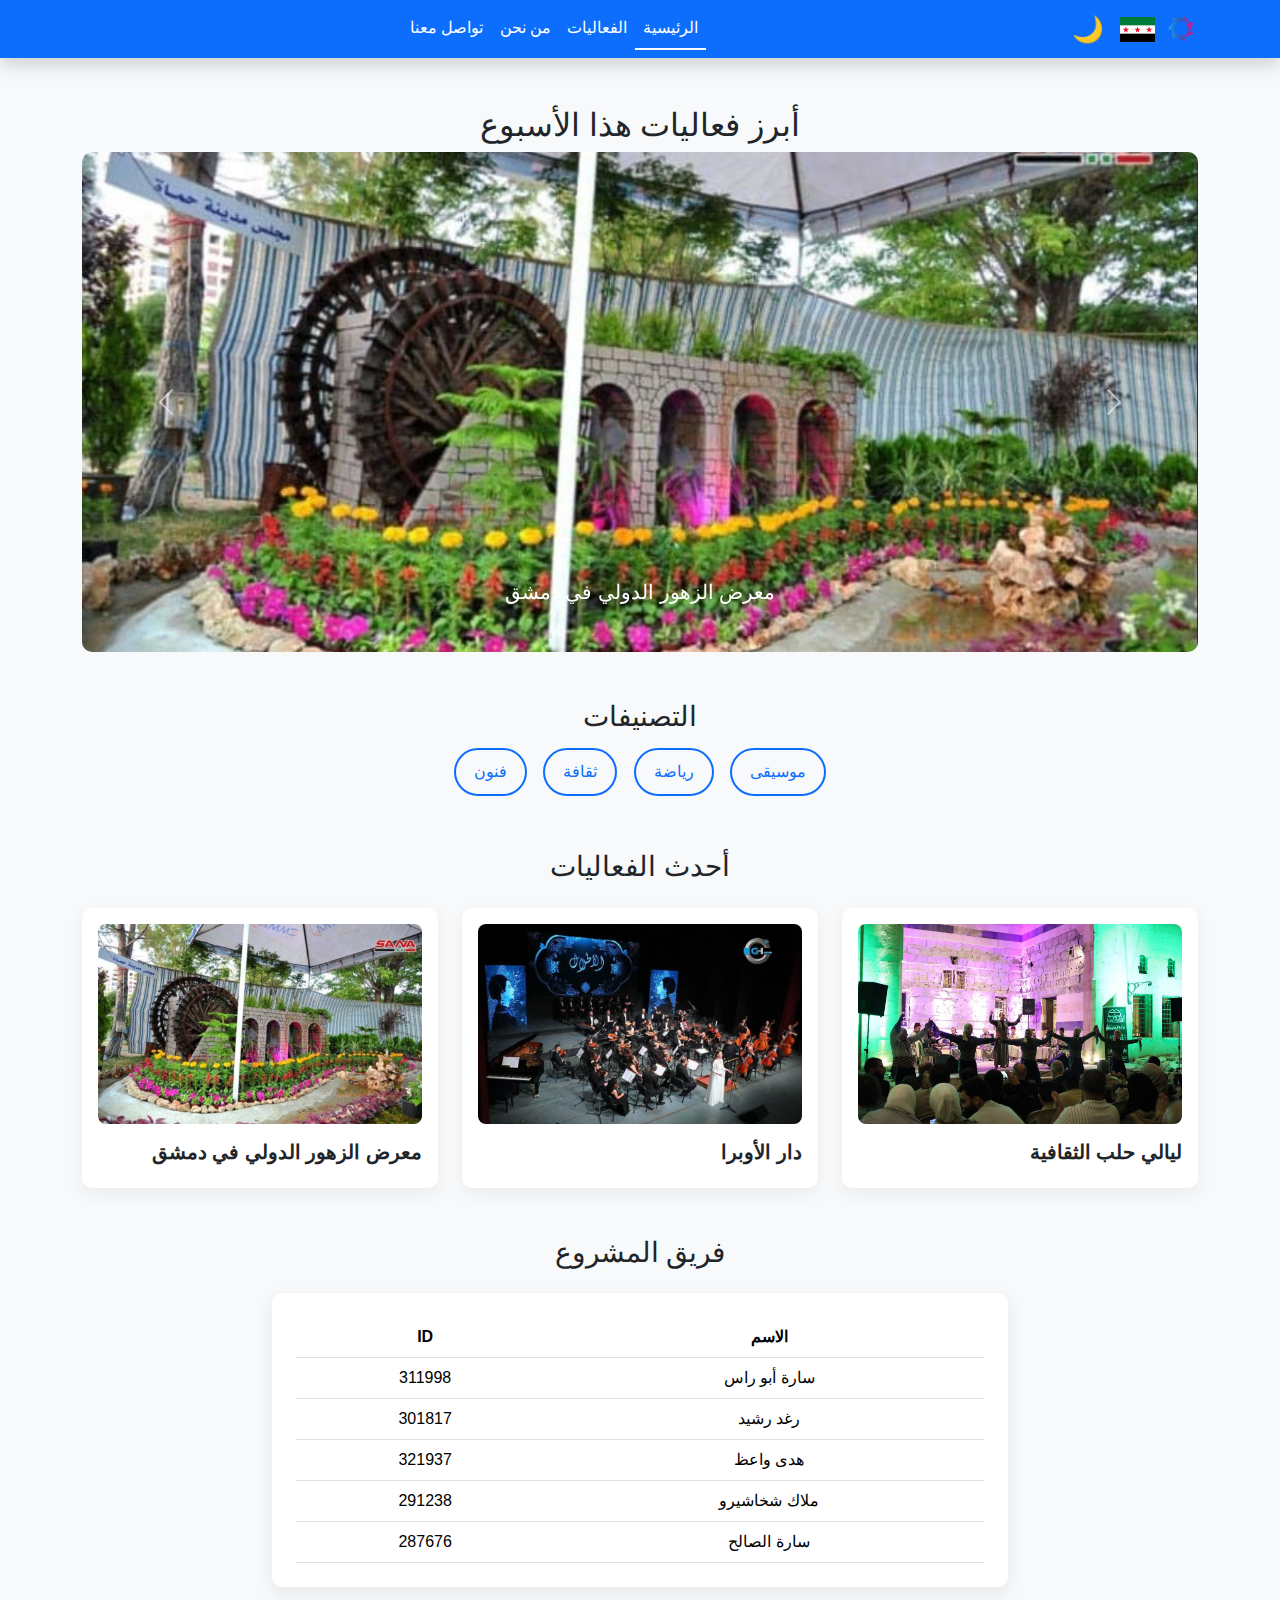
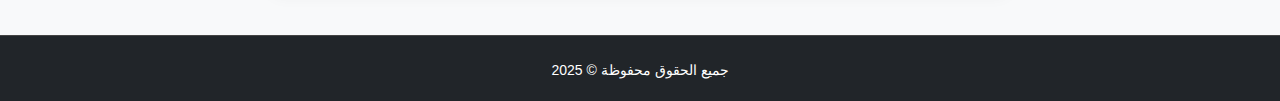
<file: index.html>
<!DOCTYPE html>
<html lang="ar">
<head>
  <meta charset="utf-8" />
  <meta name="viewport" content="width=device-width, initial-scale=1" />
  <title>الرئيسية | CityEvents</title>

  <link href="https://cdn.jsdelivr.net/npm/bootstrap@5.3.3/dist/css/bootstrap.min.css" rel="stylesheet">
  <link rel="stylesheet" href="assets/css/styles.css">
</head>

<body class="light-mode">

  <!-- ===== HEADER ===== -->
  <header class="navbar navbar-expand-lg navbar-dark bg-primary shadow">
    <div class="container d-flex align-items-center justify-content-between">

      <!-- Logo + Flag -->
      <div class="logo-wrapper d-flex align-items-center gap-2">
        <img id="siteLogo" src="assets/Images/logo.png" alt="logo">
        <img id="langFlag" src="assets/Images/syria.png" alt="flag" style="cursor:pointer;">
      </div>

      <!-- Theme Button + Toggle -->
      <div class="d-flex align-items-center gap-3">
        <button id="themeToggle" class="theme-btn" style="color:silver;">🌙</button>
        <button class="navbar-toggler" type="button" data-bs-toggle="collapse" data-bs-target="#mainNav">
          <span class="navbar-toggler-icon"></span>
        </button>
      </div>

      <!-- Navigation -->
      <div class="collapse navbar-collapse justify-content-center" id="mainNav">
        <ul class="navbar-nav text-center">
          <li class="nav-item">
            <a class="nav-link active" href="#" data-en="Home" data-ar="الرئيسية">الرئيسية</a>
          </li>
          <li class="nav-item">
            <a class="nav-link" href="events.html" data-en="Events" data-ar="الفعاليات">الفعاليات</a>
          </li>
          <li class="nav-item">
            <a class="nav-link" href="about.html" data-en="About" data-ar="من نحن">من نحن</a>
          </li>
          <li class="nav-item">
            <a class="nav-link" href="contact.html" data-en="Contact" data-ar="تواصل معنا">تواصل معنا</a>
          </li>
        </ul>
      </div>
    </div>
  </header>

  <!-- ===== MAIN ===== -->
  <main class="container my-5">

    <!-- أبرز الفعاليات -->
    <section class="mb-5 text-center">
      <h2 data-en="Top events this week" data-ar="أبرز فعاليات هذا الأسبوع">
        أبرز فعاليات هذا الأسبوع
      </h2>

      <div id="carouselEvents" class="carousel slide" data-bs-ride="carousel">
        <div class="carousel-inner">
          <div class="carousel-item">
            <img src="assets/Images/alon1.jpg" class="d-block w-100" alt="">
            <div class="carousel-caption">
              <h5 data-en="Alondra Music Band" data-ar="فرقة ألوندرا الموسيقية">فرقة ألوندرا الموسيقية</h5>
            </div>
          </div>

          <div class="carousel-item">
            <img src="assets/Images/darj1.jpg" class="d-block w-100" alt="">
            <div class="carousel-caption">
              <h5 data-en="Darijha Band" data-ar="فرقة درجها">فرقة درجها</h5>
            </div>
          </div>

          <div class="carousel-item">
            <img src="assets/Images/aleppo1.jpg" class="d-block w-100" alt="">
            <div class="carousel-caption">
              <h5 data-en="Aleppo Cultural Nights" data-ar="ليالي حلب الثقافية">ليالي حلب الثقافية</h5>
            </div>
          </div>

          <div class="carousel-item active">
            <img src="assets/Images/zhor1.jpg" class="d-block w-100" alt="">
            <div class="carousel-caption">
              <h5 data-en="International Flower Fair in Damascus" data-ar="معرض الزهور الدولي في دمشق">
                معرض الزهور الدولي في دمشق
              </h5>
            </div>
          </div>
        </div>

        <button class="carousel-control-prev" type="button" data-bs-target="#carouselEvents" data-bs-slide="prev">
          <span class="carousel-control-prev-icon"></span>
        </button>

        <button class="carousel-control-next" type="button" data-bs-target="#carouselEvents" data-bs-slide="next">
          <span class="carousel-control-next-icon"></span>
        </button>
      </div>
    </section>

    <!-- التصنيفات -->
    <section class="text-center mb-5">
      <h3 data-en="Categories" data-ar="التصنيفات">التصنيفات</h3>

      <button class="badge-outline filter-btn" data-cat="music" data-en="Music" data-ar="موسيقى">🎵 موسيقى</button>
      <button class="badge-outline filter-btn" data-cat="sport" data-en="Sports" data-ar="رياضة">⚽ رياضة</button>
      <button class="badge-outline filter-btn" data-cat="culture" data-en="Culture" data-ar="ثقافة">🎭 ثقافة</button>
      <button class="badge-outline filter-btn" data-cat="art" data-en="Art" data-ar="فنون">🎨 فنون</button>
    </section>

    <!-- أحدث الفعاليات -->
    <section class="mb-5">
      <h3 class="text-center mb-4" data-en="Latest Events" data-ar="أحدث الفعاليات">
        أحدث الفعاليات
      </h3>
      <div class="row g-4" id="latestEvents"></div>
    </section>

    <!-- الفريق -->
    <section class="mb-5">
      <h3 class="text-center mb-4" data-en="Project Team" data-ar="فريق المشروع">
        فريق المشروع
      </h3>

      <div class="row justify-content-center">
        <div class="col-lg-8">
          <div class="team-card p-4">
            <table class="table text-center mb-0">
              <thead>
                <tr>
                  <th data-en="Name" data-ar="الاسم">الاسم</th>
                  <th data-en="ID" data-ar="ID">ID</th>
                </tr>
              </thead>
              <tbody>
                <tr><td data-en="Sarah Aboras" data-ar="سارة أبو راس">سارة أبو راس</td><td>311998</td></tr>
                <tr><td data-en="Raghad Rasheed" data-ar="رغد رشيد">رغد رشيد</td><td>301817</td></tr>
                <tr><td data-en="Huda Waez" data-ar="هدى واعظ">هدى واعظ</td><td>321937</td></tr>
                <tr><td data-en="Malak Shakhashiro" data-ar="ملاك شخاشيرو">ملاك شخاشيرو</td><td>291238</td></tr>
                <tr><td data-en="Sarah Alsaleh" data-ar="سارة الصالح">سارة الصالح</td><td>287676</td></tr>
              </tbody>
            </table>
          </div>
        </div>
      </div>
    </section>

  </main>

  <!-- ===== FOOTER ===== -->
  <footer class="bg-dark text-white pt-4 pb-3 text-center">
    <p class="mb-1" id="footer-text" data-en="© 2025 All rights reserved" data-ar="جميع الحقوق محفوظة © 2025">
      جميع الحقوق محفوظة © 2025
    </p>
  </footer>

  <!-- ===== SCRIPTS ===== -->
  <script src="https://cdn.jsdelivr.net/npm/bootstrap@5.3.3/dist/js/bootstrap.bundle.min.js"></script>
  <script src="assets/js/main.js"></script>

</body>
</html>
</file>
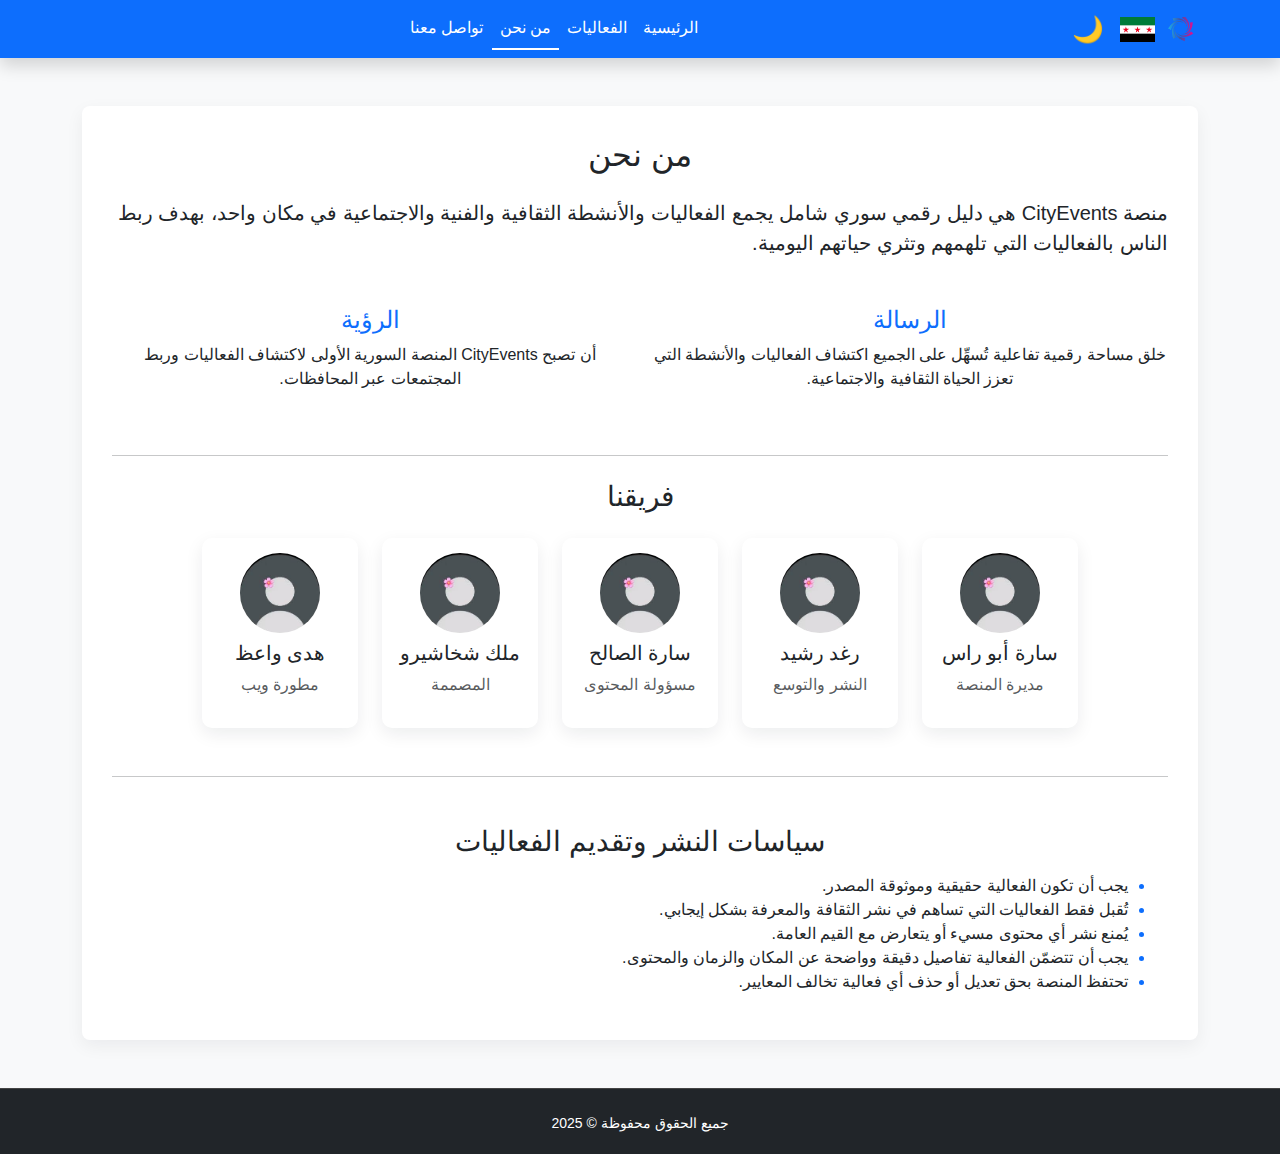
<file: about.html>
<!DOCTYPE html>
<html lang="ar">

<head>
  <meta charset="utf-8" />
  <meta name="viewport" content="width=device-width, initial-scale=1" />
  <title>عن الدليل | CityEvents</title>

  <!-- Bootstrap -->
  <link href="https://cdn.jsdelivr.net/npm/bootstrap@5.3.3/dist/css/bootstrap.min.css" rel="stylesheet">

  <!-- CSS -->
  <link rel="stylesheet" href="assets/css/styles.css">
</head>

<body>
  <!-- HEADER -->
  <header class="navbar navbar-expand-lg navbar-dark bg-primary shadow">
    <div class="container d-flex align-items-center justify-content-between">
      
      <!-- logo + flag -->
      <div class="logo-wrapper d-flex align-items-center gap-2">
        <img id="siteLogo" src="assets/Images/logo.png" alt="logo">
        <img id="langFlag" src="assets/Images/syria.png" alt="flag">
      </div>

      <!-- أزرار التحكم -->
      <div class="d-flex align-items-center gap-3">
        <!-- زر التبديل للوضع الليلي -->
        <button id="themeToggle" class="theme-btn">🌙</button>

        <!-- زر القائمة للهاتف -->
        <button class="navbar-toggler" type="button" data-bs-toggle="collapse" data-bs-target="#mainNav">
          <span class="navbar-toggler-icon"></span>
        </button>
      </div>

      <!-- Navigation -->
      <div class="collapse navbar-collapse justify-content-center" id="mainNav">
        <ul class="navbar-nav text-center">
          <li class="nav-item">
            <a class="nav-link" href="index.html" data-en="Home" data-ar="الرئيسية">الرئيسية</a>
          </li>
          <li class="nav-item">
            <a class="nav-link" href="events.html" data-en="Events" data-ar="الفعاليات">الفعاليات</a>
          </li>
          <li class="nav-item">
            <a class="nav-link active" href="#" data-en="About" data-ar="من نحن">من نحن</a>
          </li>
          <li class="nav-item">
            <a class="nav-link" href="contact.html" data-en="Contact" data-ar="تواصل معنا">تواصل معنا</a>
          </li>
        </ul>
      </div>
    </div>
  </header>

  <!-- MAIN -->
  <main class="container my-5">
    <div class="about-section">
      <h2 id="about-title" class="text-center mb-4">من نحن</h2>

      <p id="about-text" class="lead">
        منصة <strong>CityEvents</strong> هي دليل رقمي سوري شامل يجمع الفعاليات والأنشطة الثقافية والفنية والاجتماعية من مختلف المحافظات السورية في مكان واحد،
        وتهدف إلى تسليط الضوء على <strong>الحياة الثقافية في سوريا</strong> وإبراز جمال التنوع المحلي والإبداع السوري.
        كما تسعى المنصة إلى دعم المبادرات التي تُسهم في تنشيط المجتمع وتعزيز التواصل بين الأفراد عبر الفنون والمعرفة.
      </p>

      <div class="row text-center my-5">
        <div class="col-md-6">
          <h4 id="mission-title" class="text-primary mb-2">الرسالة</h4>
          <p id="mission-text">
            خلق مساحة رقمية تفاعلية تُسهِّل على الجميع اكتشاف الفعاليات والأنشطة في مختلف المدن السورية،
            وتشجع على المشاركة المجتمعية ونشر قيم التعاون والإبداع والانتماء الثقافي.
          </p>
        </div>

        <div class="col-md-6">
          <h4 id="vision-title" class="text-primary mb-2">الرؤية</h4>
          <p id="vision-text">
            أن تصبح <strong>CityEvents</strong> المنصة السورية الأولى لاكتشاف الفعاليات وربط المحافظات ببعضها ثقافيًا وفنيًا،
            والمساهمة في إبراز صورة حضارية نابضة بالحياة عن سوريا.
          </p>
        </div>
      </div>

      <hr class="my-4">

      <h3 class="text-center mb-4" id="team-title">فريقنا</h3>

      <div class="row g-4 text-center justify-content-center" id="team-section">
        <div class="col-md-2 col-sm-4">
          <div class="team-card">
            <img src="assets/Images/prof.jpg" alt="سارة">
            <h5 class="mt-2 member-name" data-ar="سارة أبو راس" data-en="Sarah Aboras">سارة أبو راس</h5>
            <p class="text-muted member-role" data-ar="مديرة المنصة" data-en="Platform Director">مديرة المنصة</p>
          </div>
        </div>

        <div class="col-md-2 col-sm-4">
          <div class="team-card">
            <img src="assets/Images/prof.jpg" alt="رغد">
            <h5 class="mt-2 member-name" data-ar="رغد رشيد" data-en="Raghad Rasheed">رغد رشيد</h5>
            <p class="text-muted member-role" data-ar="النشر والتوسع" data-en="Promotion & Outreach">النشر والتوسع</p>
          </div>
        </div>

        <div class="col-md-2 col-sm-4">
          <div class="team-card">
            <img src="assets/Images/prof.jpg" alt="سارة2">
            <h5 class="mt-2 member-name" data-ar="سارة الصالح" data-en="Sara Alsaleh">سارة الصالح</h5>
            <p class="text-muted member-role" data-ar="مسؤولة المحتوى" data-en="Content Manager">مسؤولة المحتوى</p>
          </div>
        </div>

        <div class="col-md-2 col-sm-4">
          <div class="team-card">
            <img src="assets/Images/prof.jpg" alt="ملك">
            <h5 class="mt-2 member-name" data-ar="ملك شخاشيرو" data-en="Malak Shkhachiro">ملك شخاشيرو</h5>
            <p class="text-muted member-role" data-ar="المصممة" data-en="Designer">المصممة</p>
          </div>
        </div>

        <div class="col-md-2 col-sm-4">
          <div class="team-card">
            <img src="assets/Images/prof.jpg" alt="هدى">
            <h5 class="mt-2 member-name" data-ar="هدى واعظ" data-en="Huda Waiz">هدى واعظ</h5>
            <p class="text-muted member-role" data-ar="مطورة ويب" data-en="Web Developer">مطورة ويب</p>
          </div>
        </div>
      </div>

      <hr class="my-5">

      <h3 class="text-center mb-3" id="policy-title">سياسات النشر وتقديم الفعاليات</h3>

      <ul class="policy-list" id="policy-list">
        <li>يجب أن تكون الفعالية حقيقية وموثوقة المصدر.</li>
        <li>تُقبل فقط الفعاليات التي تساهم في نشر الثقافة والمعرفة بشكل إيجابي.</li>
        <li>يُمنع نشر أي محتوى مسيء أو يتعارض مع القيم العامة.</li>
        <li>يجب أن تتضمّن الفعالية تفاصيل دقيقة وواضحة عن المكان والزمان والمحتوى.</li>
        <li>تحتفظ المنصة بحق تعديل أو حذف أي فعالية تخالف المعايير.</li>
      </ul>
    </div>
  </main>

  <!-- FOOTER -->
  <footer class="bg-dark text-white pt-4 pb-3">
    <div class="container text-center">
      <p class="mb-1" id="footer-text">جميع الحقوق محفوظة © 2025</p>
    </div>
  </footer>

  <!-- ===== SCRIPTS ===== -->
  <script src="https://cdn.jsdelivr.net/npm/bootstrap@5.3.3/dist/js/bootstrap.bundle.min.js"></script>
  <script src="assets/js/main.js"></script>
</body>

</html>
</file>
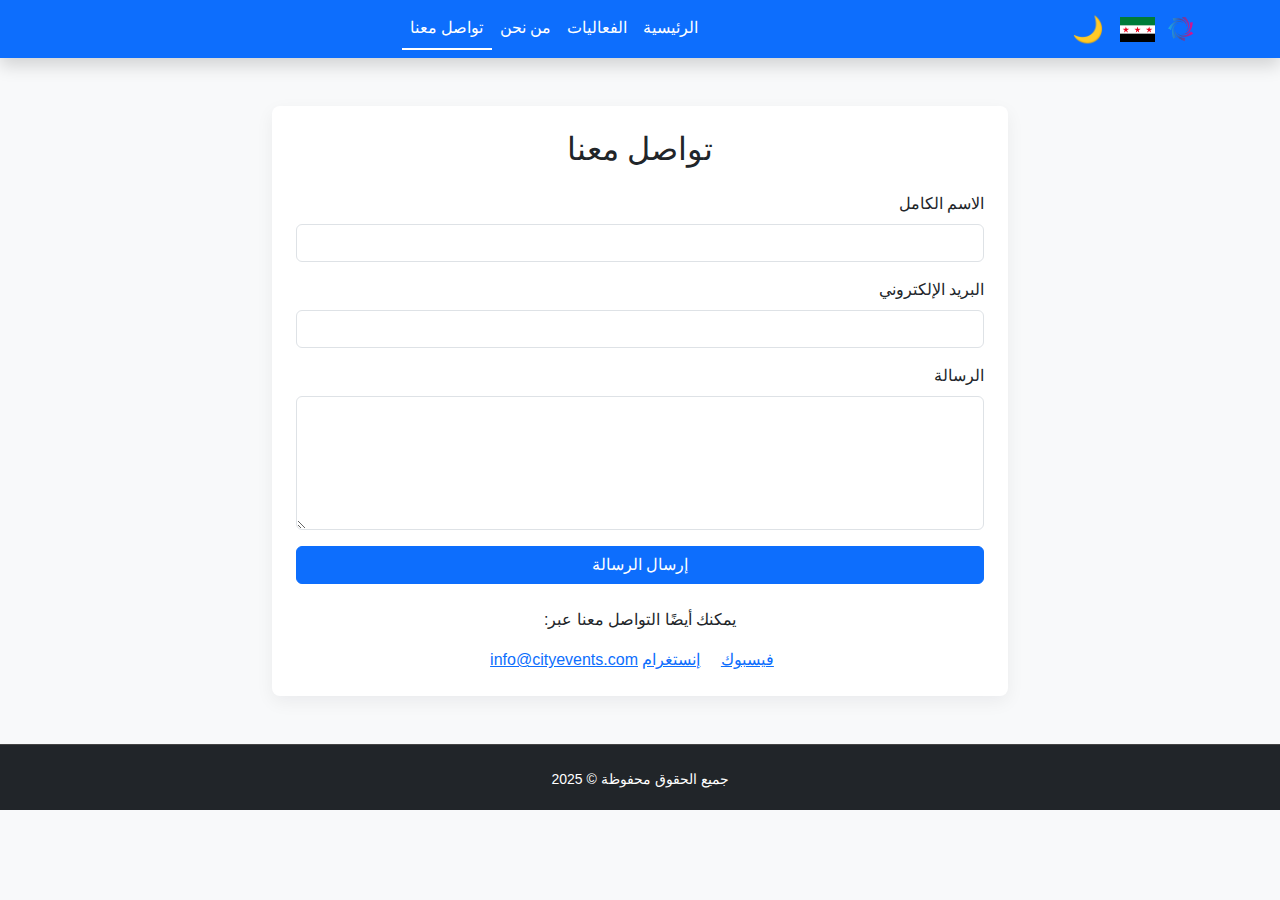
<file: contact.html>
<!DOCTYPE html>
<html lang="ar">

<head>
  <meta charset="utf-8" />
  <meta name="viewport" content="width=device-width, initial-scale=1" />
  <title>تواصل معنا | CityEvents</title>

  <!-- Bootstrap -->
  <link href="https://cdn.jsdelivr.net/npm/bootstrap@5.3.3/dist/css/bootstrap.min.css" rel="stylesheet">

  <!-- CSS -->
  <link rel="stylesheet" href="assets/css/styles.css">
</head>

<body>
  <!-- HEADER -->
  <header class="navbar navbar-expand-lg navbar-dark bg-primary shadow">
    <div class="container d-flex align-items-center justify-content-between">
      
      <!-- logo + flag -->
      <div class="logo-wrapper d-flex align-items-center gap-2">
        <img id="siteLogo" src="assets/Images/logo.png" alt="logo">
        <img id="langFlag" src="assets/Images/syria.png" alt="flag">
      </div>

      <!-- أزرار التحكم -->
      <div class="d-flex align-items-center gap-3">
        <!-- زر التبديل للوضع الليلي -->
        <button id="themeToggle" class="theme-btn">🌙</button>

        <!-- زر القائمة للهاتف -->
        <button class="navbar-toggler" type="button" data-bs-toggle="collapse" data-bs-target="#mainNav">
          <span class="navbar-toggler-icon"></span>
        </button>
      </div>

      <!-- Navigation -->
      <div class="collapse navbar-collapse justify-content-center" id="mainNav">
        <ul class="navbar-nav text-center">
          <li class="nav-item">
            <a class="nav-link" href="index.html" data-en="Home" data-ar="الرئيسية">الرئيسية</a>
          </li>
          <li class="nav-item">
            <a class="nav-link" href="events.html" data-en="Events" data-ar="الفعاليات">الفعاليات</a>
          </li>
          <li class="nav-item">
            <a class="nav-link" href="about.html" data-en="About" data-ar="من نحن">من نحن</a>
          </li>
          <li class="nav-item">
            <a class="nav-link active" href="#" data-en="Contact" data-ar="تواصل معنا">تواصل معنا</a>
          </li>
        </ul>
      </div>
    </div>
  </header>

  <!-- MAIN -->
  <main class="container my-5">
    <div class="row justify-content-center">
      <div class="col-lg-8 col-md-10">
        <div class="contact-card p-4">
          <h2 id="page-title" class="text-center mb-4">تواصل معنا</h2>
          <div id="alertContainer"></div>

          <form id="contactForm" novalidate>
            <div class="mb-3">
              <label for="name" id="lbl-name" class="form-label">الاسم الكامل</label>
              <input id="name" type="text" class="form-control" required>
            </div>

            <div class="mb-3">
              <label for="email" id="lbl-email" class="form-label">البريد الإلكتروني</label>
              <input id="email" type="email" class="form-control" required>
            </div>

            <div class="mb-3">
              <label for="message" id="lbl-message" class="form-label">الرسالة</label>
              <textarea id="message" rows="5" class="form-control" required></textarea>
            </div>

            <button id="submitBtn" class="btn btn-primary w-100" type="submit">إرسال الرسالة</button>
          </form>

          <div class="text-center mt-4">
            <p id="alt-contact">يمكنك أيضًا التواصل معنا عبر:</p>
            <a href="#" class="me-3 text-primary" data-en="Facebook" data-ar="فيسبوك">فيسبوك</a>
            <a href="#" class="me-3 text-primary" data-en="Instagram" data-ar="إنستغرام">إنستغرام</a>
            <a href="mailto:info@cityevents.com" class="text-primary">info@cityevents.com</a>
          </div>
        </div>
      </div>
    </div>
  </main>

  <!-- FOOTER -->
  <footer class="bg-dark text-white pt-4 pb-3">
    <div class="container text-center">
      <p class="mb-1" id="footer-text">جميع الحقوق محفوظة © 2025</p>
    </div>
  </footer>

 <!-- ===== SCRIPTS ===== -->
  <script src="https://cdn.jsdelivr.net/npm/bootstrap@5.3.3/dist/js/bootstrap.bundle.min.js"></script>
  <script src="assets/js/main.js"></script>
</body>

</html>
</file>
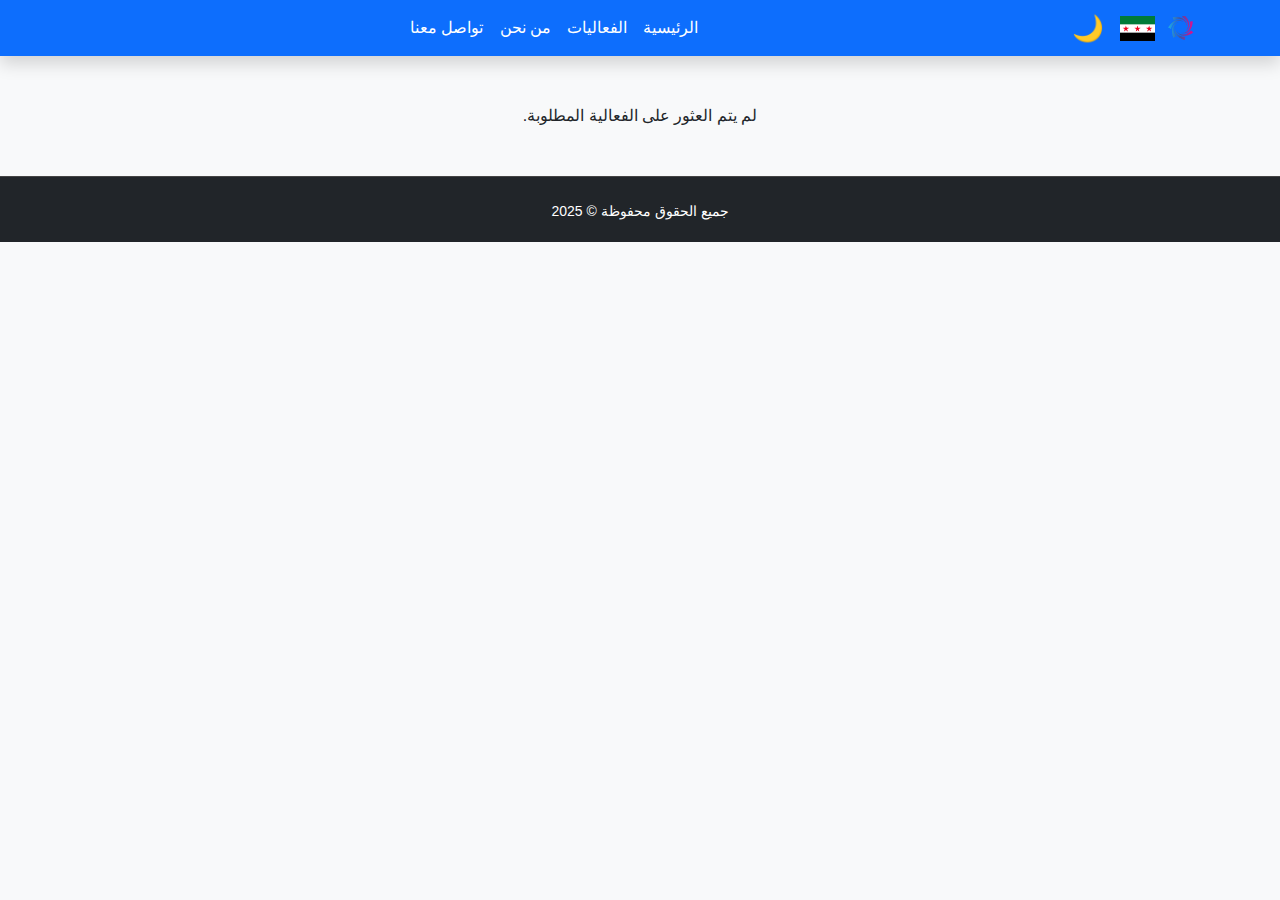
<file: event.html>
<!DOCTYPE html>
<html lang="ar">

<head>
  <meta charset="utf-8" />
  <meta name="viewport" content="width=device-width, initial-scale=1" />
  <title>تفاصيل الفعالية | CityEvents</title>

  <!-- Bootstrap -->
  <link href="https://cdn.jsdelivr.net/npm/bootstrap@5.3.3/dist/css/bootstrap.min.css" rel="stylesheet">

  <!-- CSS -->
  <link rel="stylesheet" href="assets/css/styles.css">
</head>

<body>
  <!-- HEADER -->
  <header class="navbar navbar-expand-lg navbar-dark bg-primary shadow">
    <div class="container d-flex align-items-center justify-content-between">

      <!-- Logo + Flag -->
      <div class="logo-wrapper d-flex align-items-center gap-2">
        <img id="siteLogo" src="assets/Images/logo.png" alt="logo" height="45">
        <img id="langFlag" src="assets/Images/syria.png" alt="flag" height="35" style="cursor:pointer;">
      </div>

      <!-- Controls -->
      <div class="d-flex align-items-center gap-3">
        <button id="themeToggle" class="theme-btn">🌙</button>
        <button class="navbar-toggler" type="button" data-bs-toggle="collapse" data-bs-target="#mainNav">
          <span class="navbar-toggler-icon"></span>
        </button>
      </div>

      <!-- Navigation -->
      <div class="collapse navbar-collapse justify-content-center" id="mainNav">
        <ul class="navbar-nav text-center">
          <li class="nav-item">
            <a class="nav-link" href="index.html" data-en="Home" data-ar="الرئيسية">الرئيسية</a>
          </li>
          <li class="nav-item">
            <a class="nav-link" href="events.html" data-en="Events" data-ar="الفعاليات">الفعاليات</a>
          </li>
          <li class="nav-item">
            <a class="nav-link" href="about.html" data-en="About" data-ar="من نحن">من نحن</a>
          </li>
          <li class="nav-item">
            <a class="nav-link" href="contact.html" data-en="Contact" data-ar="تواصل معنا">تواصل معنا</a>
          </li>
        </ul>
      </div>
    </div>
  </header>

  <!-- MAIN -->
  <main class="container my-5" id="eventDetails"></main>

  <!-- FOOTER -->
  <footer class="bg-dark text-white pt-4 pb-3 text-center">
    <p class="mb-1" id="footer-text" data-en="© 2025 All rights reserved"
      data-ar="جميع الحقوق محفوظة © 2025">جميع الحقوق محفوظة © 2025</p>
  </footer>

  <!-- ===== SCRIPTS ===== -->
  <script src="https://cdn.jsdelivr.net/npm/bootstrap@5.3.3/dist/js/bootstrap.bundle.min.js"></script>
  <script src="assets/js/main.js"></script>

</body>
</html>
</file>
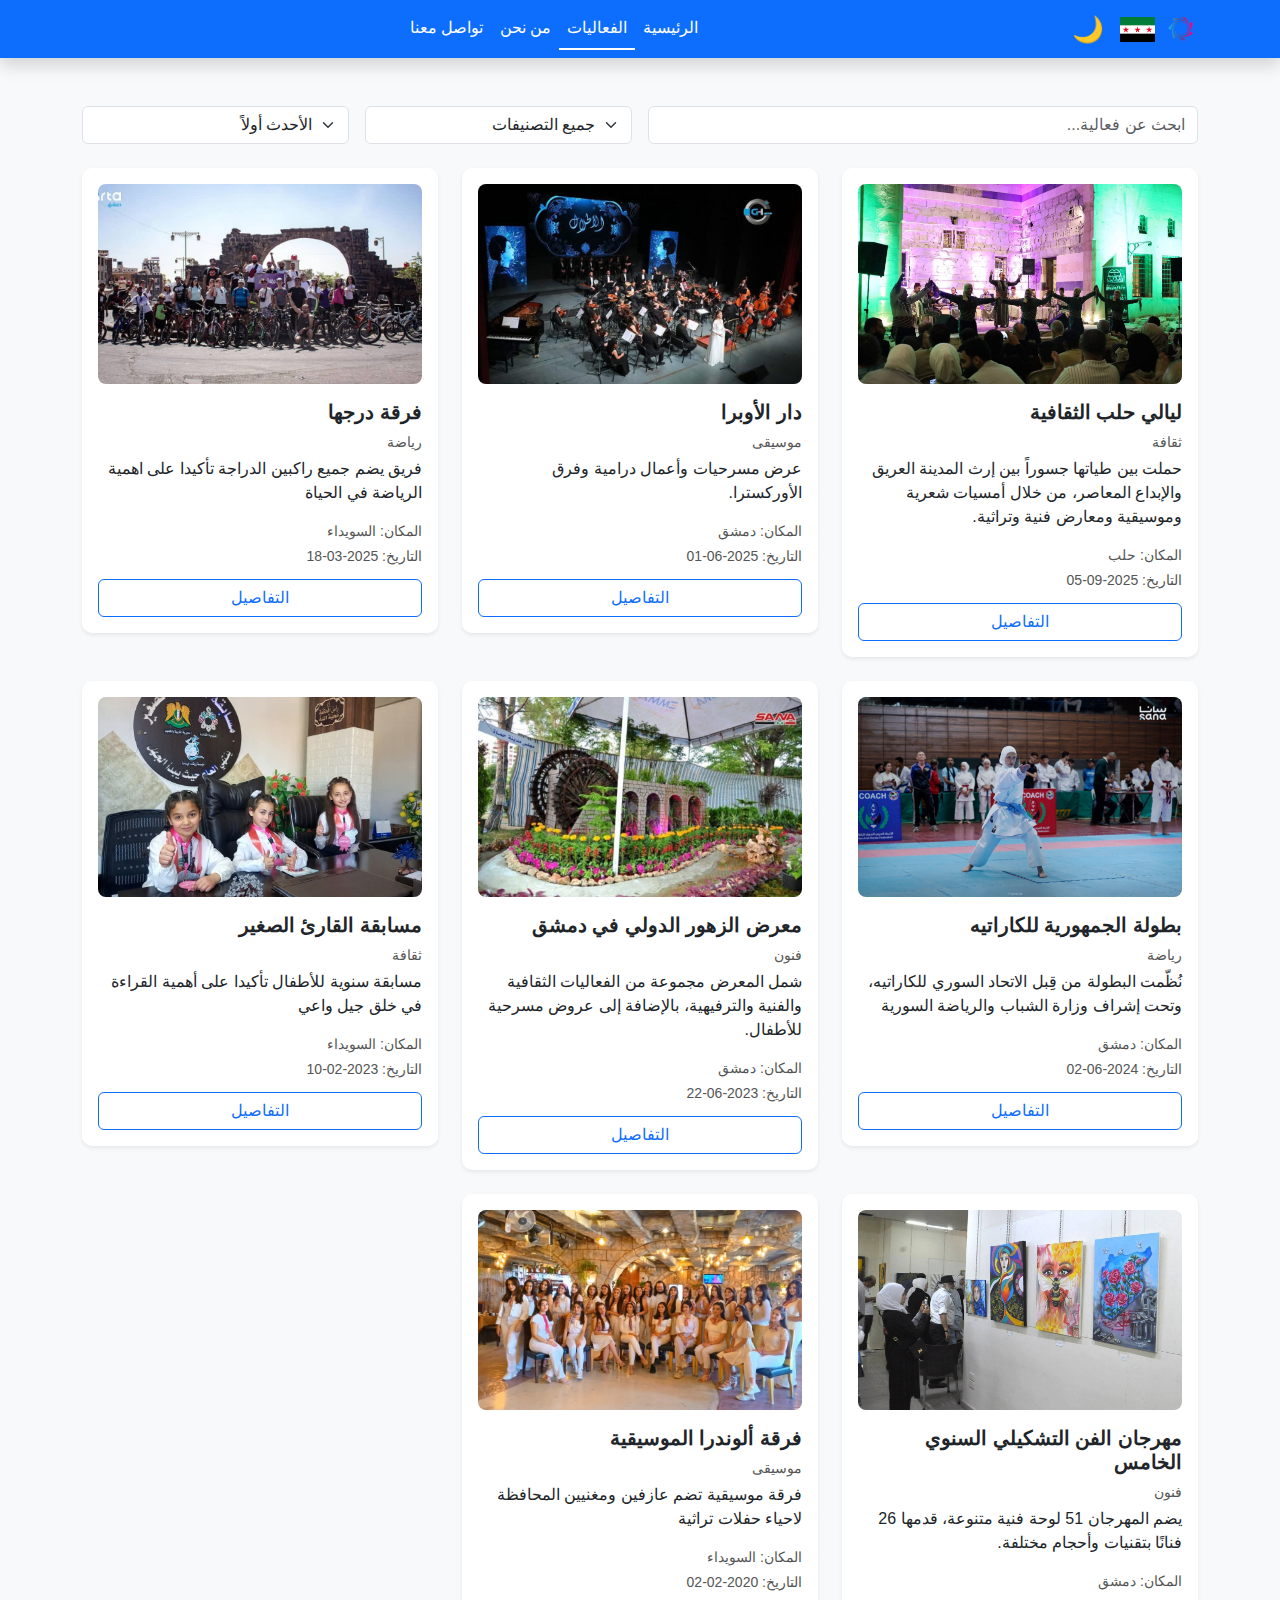
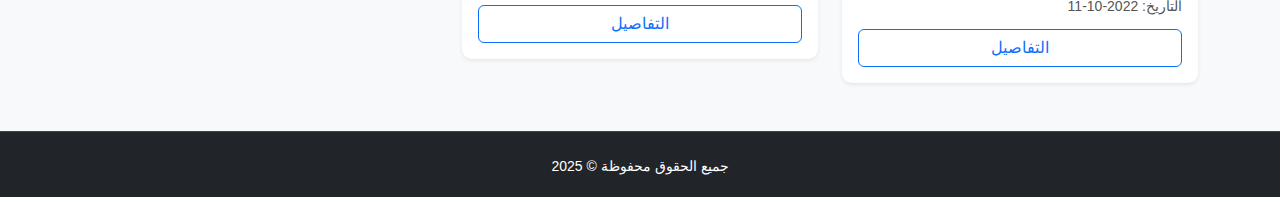
<file: events.html>
<!DOCTYPE html>
<html lang="ar">

<head>
  <meta charset="utf-8" />
  <meta name="viewport" content="width=device-width, initial-scale=1" />
  <title>الفعاليات | CityEvents</title>

  <!-- Bootstrap -->
  <link href="https://cdn.jsdelivr.net/npm/bootstrap@5.3.3/dist/css/bootstrap.min.css" rel="stylesheet">

  <!-- CSS -->
  <link rel="stylesheet" href="assets/css/styles.css">
</head>

<body>
  <!-- HEADER -->
  <header class="navbar navbar-expand-lg navbar-dark bg-primary shadow">
    <div class="container d-flex align-items-center justify-content-between">

      <!-- Logo + Flag -->
      <div class="logo-wrapper d-flex align-items-center gap-2">
        <img id="siteLogo" src="assets/Images/logo.png" alt="logo" height="45">
        <img id="langFlag" src="assets/Images/syria.png" alt="flag" height="35" style="cursor:pointer;">
      </div>

      <!-- Controls -->
      <div class="d-flex align-items-center gap-3">
        <button id="themeToggle" class="theme-btn">🌙</button>
        <button class="navbar-toggler" type="button" data-bs-toggle="collapse" data-bs-target="#mainNav">
          <span class="navbar-toggler-icon"></span>
        </button>
      </div>

      <!-- Navigation -->
      <div class="collapse navbar-collapse justify-content-center" id="mainNav">
        <ul class="navbar-nav text-center">
          <li class="nav-item">
            <a class="nav-link" href="index.html" data-en="Home" data-ar="الرئيسية">الرئيسية</a>
          </li>
          <li class="nav-item">
            <a class="nav-link active" href="#" data-en="Events" data-ar="الفعاليات">الفعاليات</a>
          </li>
          <li class="nav-item">
            <a class="nav-link" href="about.html" data-en="About" data-ar="من نحن">من نحن</a>
          </li>
          <li class="nav-item">
            <a class="nav-link" href="contact.html" data-en="Contact" data-ar="تواصل معنا">تواصل معنا</a>
          </li>
        </ul>
      </div>
    </div>
  </header>

  <!-- MAIN -->
  <main class="container my-5">

    <!-- Filter Section -->
    <div class="filter-bar row g-3 mb-4">
      <div class="col-md-6">
        <input id="searchInput" type="text" class="form-control"
          placeholder="ابحث عن فعالية..."
          data-en="Search for an event..." data-ar="ابحث عن فعالية...">
      </div>

      <div class="col-md-3">
        <select id="categoryFilter" class="form-select">
          <option value="all" data-en="All Categories" data-ar="جميع التصنيفات">جميع التصنيفات</option>
          <option value="music" data-en="Music" data-ar="موسيقى">موسيقى</option>
          <option value="sport" data-en="Sports" data-ar="رياضة">رياضة</option>
          <option value="culture" data-en="Culture" data-ar="ثقافة">ثقافة</option>
          <option value="art" data-en="Art" data-ar="فنون">فنون</option>
        </select>
      </div>

      <div class="col-md-3">
        <select id="dateFilter" class="form-select">
          <option value="newest" data-en="Newest First" data-ar="الأحدث أولاً">الأحدث أولاً</option>
          <option value="oldest" data-en="Oldest First" data-ar="الأقدم أولاً">الأقدم أولاً</option>
        </select>
      </div>
    </div>

    <!-- Events Grid -->
    <div id="eventsGrid" class="row g-4"></div>
  </main>

  <!-- FOOTER -->
  <footer class="bg-dark text-white pt-4 pb-3 text-center">
    <p class="mb-1" id="footer-text" data-en="© 2025 All rights reserved"
      data-ar="جميع الحقوق محفوظة © 2025">جميع الحقوق محفوظة © 2025</p>
  </footer>

  <!-- ===== SCRIPTS ===== -->
  <script src="https://cdn.jsdelivr.net/npm/bootstrap@5.3.3/dist/js/bootstrap.bundle.min.js"></script>
  <script src="assets/js/main.js"></script>
</body>

</html>
</file>
<file: assets/css/styles.css>
/* ===================================
   🌐 القواعد العامة
=================================== */
body {
  font-family: "Tajawal", "Cairo", sans-serif;
  background: #f8f9fa;
  margin: 0;
  transition: direction 0.12s ease, text-align 0.12s ease;
}

/* ===================================
   🧭 الهيدر (Header)
=================================== */
.header-row {
  display: flex;
  align-items: center;
  justify-content: space-between;
  width: 100%;
}

.nav-center {
  flex: 1 1 auto;
  justify-content: center;
}

.logo-wrapper {
  display: flex;
  gap: 8px;
  align-items: center;
  order: 0;
}

.logo-wrapper img {
  width: 35px;
  height: 25px;
  object-fit: cover;
  border-radius: 6px;
}

#langFlag {
  border: none;
  border-radius: 0;
  box-shadow: none;
  cursor: pointer;
  transition: transform 0.15s ease;
}
#langFlag:hover {
  transform: scale(1.06);
}

.navbar-nav .nav-link {
  color: #fff;
  padding: 8px 12px;
  border-radius: 6px;
  transition: background 0.2s ease;
}
.navbar-nav .nav-link:hover {
  background: #006688;
  color: #fff;
}
.navbar-nav .nav-link.active {
  border-bottom: 2px solid #fff;
  border-radius: 0;
  color: #fff;
}

/* زر الوضع الليلي */
.theme-btn {
  background: none;
  border: none;
  color: #fff;
  font-size: 1.6rem;
  cursor: pointer;
  margin-right: 10px;
  transition: transform 0.2s ease, color 0.3s ease;
}
.theme-btn:hover {
  transform: scale(1.2);
  color: #ffd700;
}

/* ===================================
   ✉️ صفحة التواصل (Contact)
=================================== */
.contact-card {
  background: #fff;
  border-radius: 8px;
  box-shadow: 0 6px 18px rgba(16, 24, 40, 0.06);
}

/* ===================================
   👥 صفحة من نحن (About)
=================================== */
.about-section {
  background: #fff;
  border-radius: 8px;
  box-shadow: 0 6px 18px rgba(16, 24, 40, 0.06);
  padding: 30px;
}

.team-card {
  background: #fff;
  padding: 15px;
  border-radius: 10px;
  box-shadow: 0 6px 18px rgba(16, 24, 40, 0.08);
}

.team-card img {
  width: 80px;
  height: 80px;
  border-radius: 50%;
  object-fit: cover;
}

.policy-list li::marker {
  color: #0d6efd;
}

/* ===================================
   🏠 الصفحة الرئيسية (Index)
=================================== */
/* Slider */
.carousel-item img {
  border-radius: 10px;
  height: 500px;
  object-fit: cover;
  width: 100%;
}

/* Categories */
.badge-outline {
  display: inline-block;
  border: 2px solid #0d6efd;
  color: #0d6efd;
  background: none;
  padding: 10px 18px;
  border-radius: 30px;
  margin: 6px;
  font-size: 16px;
  cursor: default;
  transition: all 0.2s ease;
}
.badge-outline:hover {
  background: #0d6efd;
  color: #fff;
}

/* Event cards */
.event-card {
  background: #fff;
  border-radius: 10px;
  box-shadow: 0 6px 18px rgba(16, 24, 40, 0.06);
  transition: transform 0.2s ease;
}
.event-card:hover {
  transform: scale(1.02);
}
.event-card img {
  border-radius: 8px;
  object-fit: cover;
  width: 100%;
  height: 200px;
}
.event-card h5 {
  font-weight: 600;
}
.event-meta {
  font-size: 14px;
  color: #555;
  margin-bottom: 4px;
}

/* ===================================
   📅 صفحة الفعاليات (Events)
=================================== */
.filter-bar input,
.filter-bar select {
  border-radius: 6px;
}

/* ===================================
   📍 صفحة تفاصيل الفعالية (Event Details)
=================================== */
.map img {
  width: 100%;
  border-radius: 10px;
}

.gallery img {
  width: 100%;
  height: 200px;
  object-fit: cover;
  border-radius: 10px;
}

/* ===================================
   ⚙️ الفوتر (Footer)
=================================== */
footer {
  border-top: 1px solid #444;
  font-size: 14px;
  padding-bottom: 16px;
}

/* ===================================
   🌙 الوضع الليلي (Dark Mode)
=================================== */
body.dark-mode {
  background-color: #121212;
  color: #f1f1f1;
  transition: background-color 0.3s ease, color 0.3s ease;
}

/* الهيدر والفوتر */
body.dark-mode header.navbar {
  background-color: #000 !important;
}
body.dark-mode footer {
  background-color: #0d0d0d !important;
  color: #ccc;
  border-top-color: #333;
}

/* الكاردات والأقسام */
body.dark-mode .about-section,
body.dark-mode .contact-card,
body.dark-mode .team-card,
body.dark-mode .event-card {
  background-color: #1e1e1e;
  color: #f1f1f1;
  box-shadow: 0 6px 18px rgba(255, 255, 255, 0.05);
}

/* العناوين */
body.dark-mode h2,
body.dark-mode h3,
body.dark-mode h4,
body.dark-mode h5 {
  color: #ffffff;
}

/* النصوص الثانوية */
body.dark-mode .text-muted,
body.dark-mode .event-meta {
  color: #bbbbbb !important;
}

/* الروابط */
body.dark-mode a {
  color: #66b3ff;
}
body.dark-mode a:hover {
  color: #3399ff;
}

/* العناصر الزرقاء */
body.dark-mode .text-primary {
  color: #66b2ff !important;
}

/* الأزرار */
body.dark-mode .btn-primary {
  background-color: #0d6efd;
  border-color: #0d6efd;
}
body.dark-mode .btn-outline-light {
  border-color: #e6e6e6;
  color: #e6e6e6;
}

/* الشارات */
body.dark-mode .badge-outline {
  border-color: #66b2ff;
  color: #66b2ff;
}
body.dark-mode .badge-outline:hover {
  background: #66b2ff;
  color: #fff;
}

/* خطوط التحديد */
body.dark-mode hr {
  border-color: #333;
}
</file>
